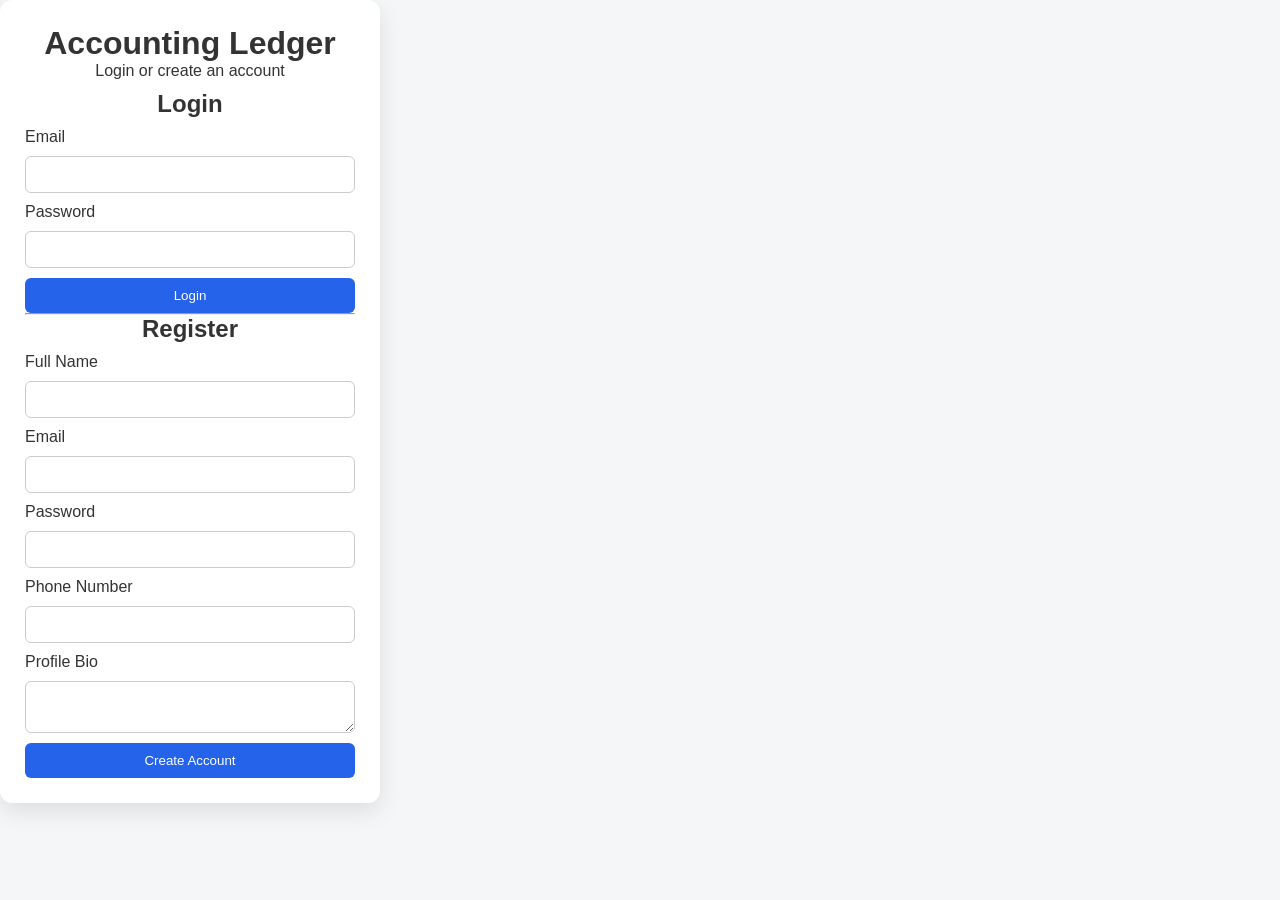
<file: src/main/resources/static/index.html>
<!DOCTYPE html>
<html lang="en">

<head>

    <meta charset="UTF-8">
    <meta name="viewport" content="width=device-width, initial-scale=1.0">

    <title>Accounting Ledger</title>

    <link rel="stylesheet" href="css/style.css">

    <!-- Font Awesome Icons -->
    <link rel="stylesheet"
          href="https://cdnjs.cloudflare.com/ajax/libs/font-awesome/6.6.0/css/all.min.css">

</head>

<body>
<!-- ================= Login / Register ================= -->

<div id="authContainer" class="auth-container">

    <div class="auth-card">

        <h1>Accounting Ledger</h1>

        <p>Login or create an account</p>

        <div id="authMessage"></div>

        <!-- Login Form -->
        <form id="loginForm">

            <h2>Login</h2>

            <label>Email</label>
            <input id="loginEmail" type="email" required>

            <label>Password</label>
            <input id="loginPassword" type="password" required>

            <button type="submit">Login</button>

        </form>

        <hr>

        <!-- Register Form -->
        <form id="registerForm">

            <h2>Register</h2>

            <label>Full Name</label>
            <input id="registerFullName" type="text" required>

            <label>Email</label>
            <input id="registerEmail" type="email" required>

            <label>Password</label>
            <input id="registerPassword" type="password" required>

            <label>Phone Number</label>
            <input id="registerPhoneNumber" type="text">

            <label>Profile Bio</label>
            <textarea id="registerProfileBio"></textarea>

            <button type="submit">Create Account</button>

        </form>

    </div>

</div>

<div class="container" id="appContainer" style="display:none;">

    <!-- ================= Sidebar ================= -->

    <aside class="sidebar">

        <div class="logo">

            <i class="fa-solid fa-wallet"></i>

            <h2>Ledger</h2>

        </div>

        <ul>

            <li class="active">
                <a href="index.html">
                    <i class="fa-solid fa-house"></i>
                    Dashboard
                </a>
            </li>

            <li>
                <a href="transactions.html">
                    <i class="fa-solid fa-list"></i>
                    Transactions
                </a>
            </li>

            <li>
                <a href="reports.html">
                    <i class="fa-solid fa-chart-column"></i>
                    Reports
                </a>
            </li>

            <li>
                <a href="vendors.html">
                    <i class="fa-solid fa-user-group"></i>
                    Vendors
                </a>
            </li>

            <li>
                <a href="settings.html">
                    <i class="fa-solid fa-gear"></i>
                    Settings
                </a>
            </li>
        </ul>

    </aside>

    <!-- ================= Main Content ================= -->

    <main>

        <!-- Header -->

        <header>

            <div>

                <h1>Accounting Ledger</h1>

                <p>Version 2.0</p>

            </div>

            <button id="refreshBtn">

                <i class="fa-solid fa-rotate"></i>

                Refresh

            </button>
            <div class="user-header">

                <p id="profileName">Not logged in</p>

                <button id="profileBtn">
                    <i class="fa-solid fa-user"></i>
                    Profile
                </button>

                <button id="logoutBtn">
                    <i class="fa-solid fa-right-from-bracket"></i>
                    Logout
                </button>

            </div>

        </header>

        <!-- Dashboard Cards -->

        <section class="cards">

            <div class="card deposits">

                <i class="fa-solid fa-circle-arrow-down"></i>

                <h3>Total Deposits</h3>

                <h2 id="deposits">$0.00</h2>

            </div>

            <div class="card payments">

                <i class="fa-solid fa-circle-arrow-up"></i>

                <h3>Total Payments</h3>

                <h2 id="payments">$0.00</h2>

            </div>

            <div class="card balance">

                <i class="fa-solid fa-dollar-sign"></i>

                <h3>Current Balance</h3>

                <h2 id="balance">$0.00</h2>

            </div>

            <div class="card total">

                <i class="fa-solid fa-receipt"></i>

                <h3>Transactions</h3>

                <h2 id="transactionCount">0</h2>

            </div>

        </section>

        <!-- Toolbar -->

        <section class="toolbar">

            <input
                    type="text"
                    id="searchBox"
                    placeholder="Search by vendor or description...">

            <button id="depositBtn">

                <i class="fa-solid fa-plus"></i>

                Add Deposit

            </button>

            <button id="paymentBtn">

                <i class="fa-solid fa-minus"></i>

                Add Payment

            </button>

        </section>

        <!-- Transactions Table -->

        <section class="table-section">

            <table>

                <thead>

                <tr>

                    <th>ID</th>

                    <th>Date</th>

                    <th>Time</th>

                    <th>Description</th>

                    <th>Vendor</th>

                    <th>Amount</th>

                    <th>Type</th>

                    <th>Actions</th>

                </tr>

                </thead>

                <tbody id="transactionTable">

                </tbody>

            </table>

        </section>

    </main>

</div>

<!-- ================= Modal ================= -->

<div class="modal" id="transactionModal">

    <div class="modal-content">

        <span class="close">&times;</span>

        <h2 id="modalTitle">New Transaction</h2>

        <form id="transactionForm">

            <label>Description</label>

            <input
                    id="description"
                    type="text"
                    required>

            <label>Vendor</label>

            <input
                    id="vendor"
                    type="text"
                    required>

            <label>Amount</label>

            <label>Payment Method</label>

            <select id="paymentMethod">

                <option value="Cash">Cash</option>

                <option value="Debit Card">Debit Card</option>

                <option value="Credit Card">Credit Card</option>

                <option value="Check">Check</option>

                <option value="Bank Transfer">Bank Transfer</option>

                <option value="Mobile Payment">Mobile Payment</option>

            </select>

            <input
                    id="amount"
                    type="number"
                    step="0.01"
                    required>

            <label>Type</label>

            <select id="transactionType">

                <option value="DEPOSIT">Deposit</option>

                <option value="PAYMENT">Payment</option>

            </select>

            <button
                    id="saveBtn"
                    type="submit">

                Save Transaction

            </button>

        </form>

    </div>

</div>

<!-- ================= Profile Modal ================= -->
<div class="modal" id="profileModal">

    <div class="modal-content">

        <span class="close-profile">&times;</span>

        <h2>My Profile</h2>

        <form id="profileForm">

            <label>Full Name</label>
            <input id="profileFullName" type="text" required>

            <label>Email</label>
            <input id="profileEmail" type="email" disabled>

            <label>Phone Number</label>
            <input id="profilePhoneNumber" type="text">

            <label>Profile Bio</label>
            <textarea id="profileBio"></textarea>

            <button type="submit">
                Save Profile
            </button>

        </form>

    </div>

</div>

<!-- Load the script last so every element above already exists -->
<script src="js/app.js"></script>

</body>

</html>
</file>
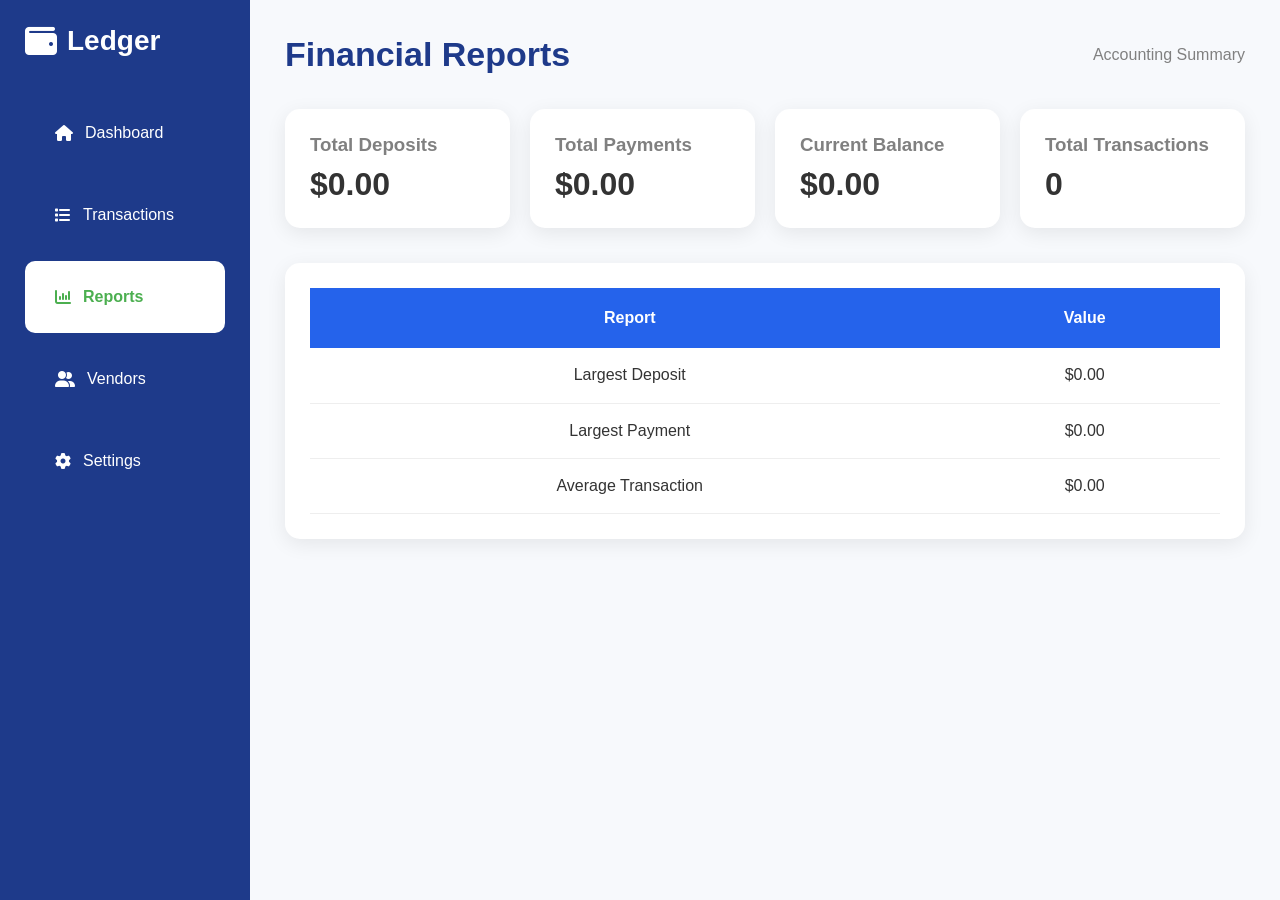
<file: src/main/resources/Static/reports.html>
<!DOCTYPE html>
<html lang="en">

<head>

    <meta charset="UTF-8">

    <meta name="viewport"
          content="width=device-width, initial-scale=1.0">

    <title>Reports</title>

    <link rel="stylesheet" href="css/style.css">

    <link rel="stylesheet"
          href="https://cdnjs.cloudflare.com/ajax/libs/font-awesome/6.6.0/css/all.min.css">

</head>

<body>

<div class="container">

    <!-- Sidebar -->

    <aside class="sidebar">

        <div class="logo">

            <i class="fa-solid fa-wallet"></i>

            <h2>Ledger</h2>

        </div>

        <ul>

            <li>

                <a href="index.html">

                    <i class="fa-solid fa-house"></i>

                    Dashboard

                </a>

            </li>

            <li>

                <a href="index.html">

                    <i class="fa-solid fa-list"></i>

                    Transactions

                </a>

            </li>

            <li class="active">

                <a href="reports.html">

                    <i class="fa-solid fa-chart-column"></i>

                    Reports

                </a>

            </li>

            <li>

                <a href="vendors.html">

                    <i class="fa-solid fa-user-group"></i>

                    Vendors

                </a>

            </li>

            <li>

                <a href="settings.html">

                    <i class="fa-solid fa-gear"></i>

                    Settings

                </a>

            </li>

        </ul>

    </aside>

    <!-- Main -->

    <main>

        <header>

            <h1>Financial Reports</h1>

            <p>Accounting Summary</p>

        </header>

        <section class="cards">

            <div class="card">

                <h3>Total Deposits</h3>

                <h2 id="reportDeposits">$0.00</h2>

            </div>

            <div class="card">

                <h3>Total Payments</h3>

                <h2 id="reportPayments">$0.00</h2>

            </div>

            <div class="card">

                <h3>Current Balance</h3>

                <h2 id="reportBalance">$0.00</h2>

            </div>

            <div class="card">

                <h3>Total Transactions</h3>

                <h2 id="reportCount">0</h2>

            </div>

        </section>

        <section class="table-section">

            <table>

                <thead>

                <tr>

                    <th>Report</th>

                    <th>Value</th>

                </tr>

                </thead>

                <tbody>

                <tr>

                    <td>Largest Deposit</td>

                    <td id="largestDeposit">$0.00</td>

                </tr>

                <tr>

                    <td>Largest Payment</td>

                    <td id="largestPayment">$0.00</td>

                </tr>

                <tr>

                    <td>Average Transaction</td>

                    <td id="averageTransaction">$0.00</td>

                </tr>

                </tbody>

            </table>

        </section>

    </main>

</div>

<script src="js/reports.js"></script>

</body>

</html>
</file>
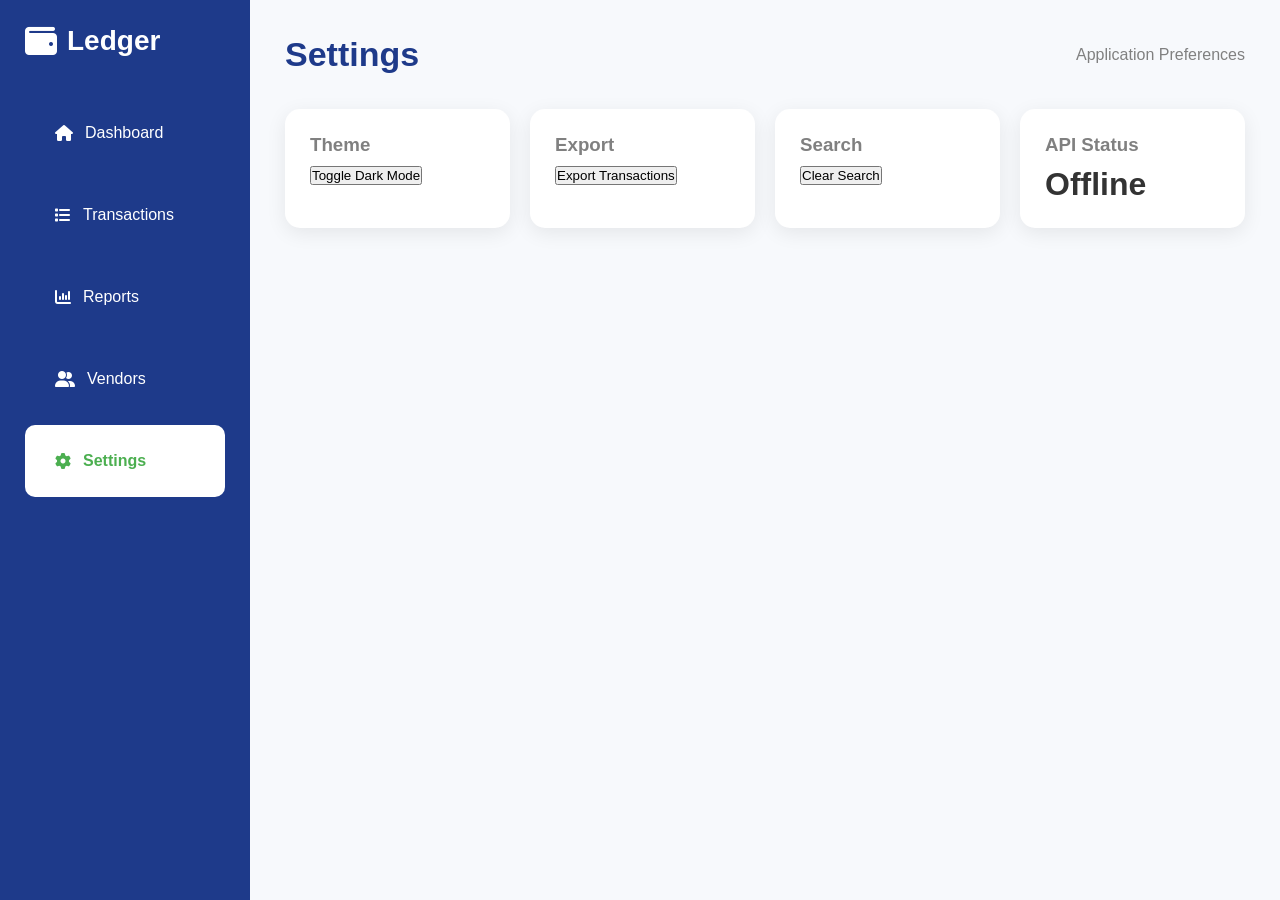
<file: src/main/resources/Static/settings.html>
<!DOCTYPE html>
<html lang="en">

<head>

    <meta charset="UTF-8">

    <meta name="viewport"
          content="width=device-width, initial-scale=1.0">

    <title>Settings</title>

    <link rel="stylesheet" href="css/style.css">

    <link rel="stylesheet"
          href="https://cdnjs.cloudflare.com/ajax/libs/font-awesome/6.6.0/css/all.min.css">

</head>

<body>

<div class="container">

    <!-- Sidebar -->

    <aside class="sidebar">

        <div class="logo">

            <i class="fa-solid fa-wallet"></i>

            <h2>Ledger</h2>

        </div>

        <ul>

            <li>
                <a href="index.html">
                    <i class="fa-solid fa-house"></i>
                    Dashboard
                </a>
            </li>

            <li>
                <a href="index.html">
                    <i class="fa-solid fa-list"></i>
                    Transactions
                </a>
            </li>

            <li>
                <a href="reports.html">
                    <i class="fa-solid fa-chart-column"></i>
                    Reports
                </a>
            </li>

            <li>
                <a href="vendors.html">
                    <i class="fa-solid fa-user-group"></i>
                    Vendors
                </a>
            </li>

            <li class="active">
                <a href="settings.html">
                    <i class="fa-solid fa-gear"></i>
                    Settings
                </a>
            </li>

        </ul>

    </aside>

    <main>

        <header>

            <h1>Settings</h1>

            <p>Application Preferences</p>

        </header>

        <section class="cards">

            <div class="card">

                <h3>Theme</h3>

                <button id="darkModeBtn">
                    Toggle Dark Mode
                </button>

            </div>

            <div class="card">

                <h3>Export</h3>

                <button id="exportBtn">
                    Export Transactions
                </button>

            </div>

            <div class="card">

                <h3>Search</h3>

                <button id="clearSearchBtn">
                    Clear Search
                </button>

            </div>

            <div class="card">

                <h3>API Status</h3>

                <h2 id="apiStatus">
                    Checking...
                </h2>

            </div>

        </section>

    </main>

</div>

<script src="js/settings.js"></script>

</body>

</html>
</file>
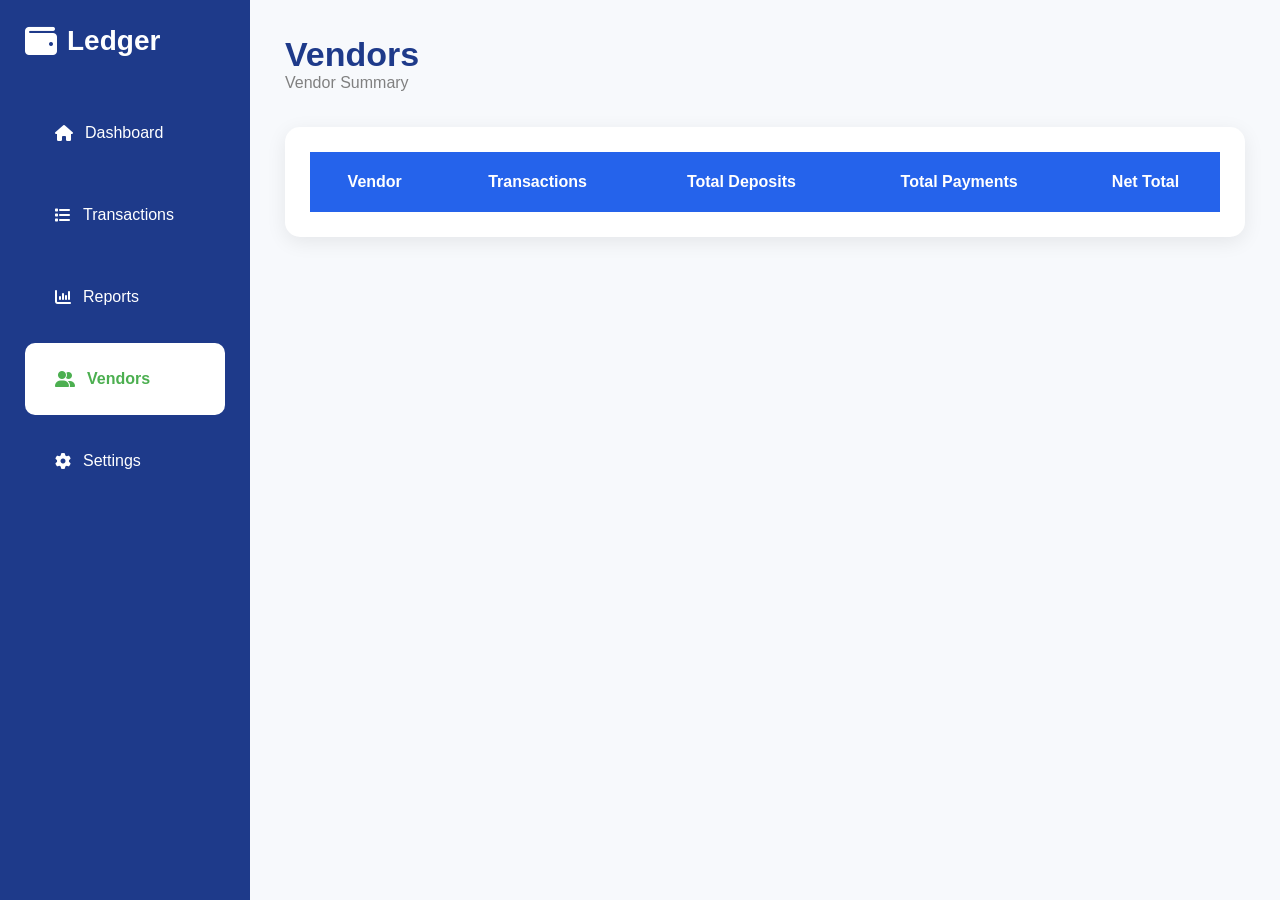
<file: src/main/resources/Static/vendors.html>
<!DOCTYPE html>
<html lang="en">

<head>

    <meta charset="UTF-8">

    <meta name="viewport" content="width=device-width, initial-scale=1.0">

    <title>Vendors</title>

    <link rel="stylesheet" href="css/style.css">

    <link rel="stylesheet"
          href="https://cdnjs.cloudflare.com/ajax/libs/font-awesome/6.6.0/css/all.min.css">

</head>

<body>

<div class="container">

    <!-- Sidebar -->

    <aside class="sidebar">

        <div class="logo">

            <i class="fa-solid fa-wallet"></i>

            <h2>Ledger</h2>

        </div>

        <ul>

            <li>
                <a href="index.html">
                    <i class="fa-solid fa-house"></i>
                    Dashboard
                </a>
            </li>

            <li>
                <a href="index.html">
                    <i class="fa-solid fa-list"></i>
                    Transactions
                </a>
            </li>

            <li>
                <a href="reports.html">
                    <i class="fa-solid fa-chart-column"></i>
                    Reports
                </a>
            </li>

            <li class="active">
                <a href="vendors.html">
                    <i class="fa-solid fa-user-group"></i>
                    Vendors
                </a>
            </li>

            <li>
                <a href="settings.html">
                    <i class="fa-solid fa-gear"></i>
                    Settings
                </a>
            </li>

        </ul>

    </aside>

    <!-- Main -->

    <main>

        <header>

            <div>

                <h1>Vendors</h1>

                <p>Vendor Summary</p>

            </div>

        </header>

        <section class="table-section">

            <table>

                <thead>

                <tr>

                    <th>Vendor</th>

                    <th>Transactions</th>

                    <th>Total Deposits</th>

                    <th>Total Payments</th>

                    <th>Net Total</th>

                </tr>

                </thead>

                <tbody id="vendorTable">

                </tbody>

            </table>

        </section>

    </main>

</div>

<script src="js/vendors.js"></script>

</body>

</html>
</file>
<file: src/main/resources/static/css/style.css>
/* ===========================
   RESET
=========================== */

* {
    margin: 0;
    padding: 0;
    box-sizing: border-box;
}

body {
    font-family: "Segoe UI", Arial, sans-serif;
    background: #f4f7fb;
    color: #333;
}

/* ===========================
   LAYOUT
=========================== */

.container {
    display: flex;
    min-height: 100vh;
}

/* ===========================
   SIDEBAR
=========================== */

.sidebar {
    width: 250px;
    background: #1e3a8a;
    color: white;
    display: flex;
    flex-direction: column;
    padding: 25px;
}

.logo {
    display: flex;
    align-items: center;
    gap: 10px;
    margin-bottom: 40px;
}

.logo i {
    font-size: 32px;
}

.logo h2 {
    font-size: 28px;
}

.sidebar ul {
    list-style: none;
}

.sidebar li {
    padding: 15px;
    border-radius: 10px;
    margin-bottom: 10px;
    cursor: pointer;
    transition: .3s;
}

.sidebar li:hover {
    background: rgba(255,255,255,.15);
}

.sidebar li.active {
    background: white;
    color: #1e3a8a;
    font-weight: bold;
}

.sidebar ul li a {

    display: flex;

    align-items: center;

    gap: 12px;

    color: white;

    text-decoration: none;

    width: 100%;

    padding: 12px 15px;

}

.sidebar ul li.active a {

    color: #4CAF50;

}

/* ===========================
   MAIN
=========================== */

main {
    flex: 1;
    padding: 35px;
}

/* ===========================
   HEADER
=========================== */

header {
    display: flex;
    justify-content: space-between;
    align-items: center;
    margin-bottom: 35px;
}

header h1 {
    color: #1e3a8a;
    font-size: 34px;
}

header p {
    color: gray;
}

#refreshBtn {
    background: #2563eb;
    color: white;
    border: none;
    padding: 12px 22px;
    border-radius: 10px;
    cursor: pointer;
    transition: .3s;
}

#refreshBtn:hover {
    background: #1d4ed8;
}

/* ===========================
   DASHBOARD CARDS
=========================== */

.cards {
    display: grid;
    grid-template-columns: repeat(4,1fr);
    gap: 20px;
    margin-bottom: 35px;
}

.card {
    background: white;
    border-radius: 15px;
    padding: 25px;
    box-shadow: 0 5px 20px rgba(0,0,0,.08);
    transition: .25s;
}

.card:hover {
    transform: translateY(-4px);
}

.card i {
    font-size: 32px;
    margin-bottom: 15px;
}

.card h3 {
    color: gray;
    margin-bottom: 10px;
}

.card h2 {
    font-size: 32px;
}

.deposits i {
    color: #16a34a;
}

.payments i {
    color: #dc2626;
}

.balance i {
    color: #2563eb;
}

.total i {
    color: #f59e0b;
}

/* ===========================
   TOOLBAR
=========================== */

.toolbar{
    display:flex;
    align-items:center;
    gap:15px;
    margin-bottom:30px;
}

.toolbar input{

    flex:1;

    padding:14px;

    border:none;

    outline:none;

    border-radius:10px;

    font-size:16px;

    background:white;

    box-shadow:0 3px 10px rgba(0,0,0,.08);

}

.toolbar button{

    padding:14px 22px;

    border:none;

    border-radius:10px;

    cursor:pointer;

    font-size:15px;

    font-weight:bold;

    transition:.3s;

}

#depositBtn{

    background:#16a34a;

    color:white;

}

#depositBtn:hover{

    background:#15803d;

}

#paymentBtn{

    background:#dc2626;

    color:white;

}

#paymentBtn:hover{

    background:#b91c1c;

}

/* ===========================
   TABLE
=========================== */

.table-section{

    background:white;

    border-radius:15px;

    padding:25px;

    box-shadow:0 5px 20px rgba(0,0,0,.08);

}

table{

    width:100%;

    border-collapse:collapse;

}

thead{

    background:#2563eb;

    color:white;

}

th{

    padding:16px;

    text-align:center;

}

td{

    padding:14px;

    text-align:center;

    border-bottom:1px solid #eee;

}

tbody tr{

    transition:.3s;

}

tbody tr:hover{

    background:#f3f6ff;

}

/* ===========================
   ACTION BUTTONS
=========================== */

.editBtn{

    background:#2563eb;

    color:white;

    border:none;

    padding:8px 14px;

    border-radius:8px;

    cursor:pointer;

    margin-right:8px;

}

.editBtn:hover{

    background:#1d4ed8;

}

.deleteBtn{

    background:#dc2626;

    color:white;

    border:none;

    padding:8px 14px;

    border-radius:8px;

    cursor:pointer;

}

.deleteBtn:hover{

    background:#b91c1c;

}

/* ===========================
   MODAL
=========================== */

.modal{

    display:none;

    position:fixed;

    z-index:1000;

    left:0;

    top:0;

    width:100%;

    height:100%;

    background:rgba(0,0,0,.55);

}

.modal-content{

    width:500px;

    background:white;

    margin:60px auto;

    border-radius:15px;

    padding:30px;

    position:relative;

    animation:popup .3s ease;

}

@keyframes popup{

    from{

        opacity:0;

        transform:scale(.8);

    }

    to{

        opacity:1;

        transform:scale(1);

    }

}

.close{

    position:absolute;

    right:20px;

    top:15px;

    font-size:30px;

    cursor:pointer;

    color:gray;

}

.close:hover{

    color:red;

}

.modal h2{

    color:#1e3a8a;

    margin-bottom:25px;

}

.modal label{

    display:block;

    margin-top:15px;

    font-weight:bold;

}

.modal input,

.modal select{

    width:100%;

    margin-top:8px;

    margin-bottom:15px;

    padding:12px;

    border-radius:8px;

    border:1px solid #ccc;

    font-size:15px;

}

#saveBtn{

    width:100%;

    margin-top:15px;

    padding:14px;

    background:#2563eb;

    color:white;

    border:none;

    border-radius:10px;

    font-size:16px;

    cursor:pointer;

}

#saveBtn:hover{

    background:#1d4ed8;

}

/* ===========================================
   RESPONSIVE DESIGN
=========================================== */

@media (max-width:1200px){

    .cards{

        grid-template-columns:repeat(2,1fr);

    }

}

@media (max-width:900px){

    .container{

        flex-direction:column;

    }

    .sidebar{

        width:100%;

        height:auto;

    }

    .toolbar{

        flex-direction:column;

        align-items:stretch;

    }

}

@media (max-width:700px){

    .cards{

        grid-template-columns:1fr;

    }

    .modal-content{

        width:90%;

    }

    table{

        font-size:14px;

    }

}

/* ===========================================
   SCROLLBAR
=========================================== */

::-webkit-scrollbar{

    width:10px;

}

::-webkit-scrollbar-thumb{

    background:#2563eb;

    border-radius:20px;

}

::-webkit-scrollbar-track{

    background:#ececec;

}

/* ===========================================
   TABLE ROW ANIMATION
=========================================== */

tbody tr{

    animation:fadeIn .4s ease;

}

@keyframes fadeIn{

    from{

        opacity:0;

        transform:translateY(10px);

    }

    to{

        opacity:1;

        transform:translateY(0);

    }

}

/* ===========================================
   CARD COLORS
=========================================== */

.deposits{

    border-left:7px solid #22c55e;

}

.payments{

    border-left:7px solid #ef4444;

}

.balance{

    border-left:7px solid #3b82f6;

}

.total{

    border-left:7px solid #f59e0b;

}

/* ===========================================
   BUTTON EFFECTS
=========================================== */

button{

    transition:.25s;

}

button:hover{

    transform:translateY(-2px);

    box-shadow:0 5px 15px rgba(0,0,0,.18);

}

button:active{

    transform:scale(.96);

}

/* ===========================================
   INPUT EFFECTS
=========================================== */

input:focus,

select:focus{

    border:1px solid #2563eb;

    outline:none;

    box-shadow:0 0 8px rgba(37,99,235,.25);

}

/* ===========================================
   CARD ANIMATION
=========================================== */

.card{

    animation:cardFade .5s ease;

}

@keyframes cardFade{

    from{

        opacity:0;

        transform:translateY(20px);

    }

    to{

        opacity:1;

        transform:translateY(0);

    }

}

/* ===========================================
   MODAL BUTTONS
=========================================== */

#saveBtn{

    font-weight:bold;

    letter-spacing:.5px;

}

/* ===========================================
   SEARCH BAR ICON SPACE
=========================================== */

#searchBox{

    padding-left:18px;

}

/* ===========================================
   TABLE HEADER
=========================================== */

thead tr{

    height:60px;

}

tbody tr{

    height:55px;

}

/* ===========================================
   PAGE BACKGROUND
=========================================== */

main{

    background:#f7f9fc;

}
.auth-container {
    min-height: 100vh;
    display: flex;
    justify-content: center;
    align-items: center;
    background: #f4f6f8;
}

.auth-card {
    width: 380px;
    background: white;
    padding: 25px;
    border-radius: 12px;
    box-shadow: 0 8px 25px rgba(0, 0, 0, 0.1);
}

.auth-card h1,
.auth-card h2,
.auth-card p {
    text-align: center;
}

.auth-card form {
    display: flex;
    flex-direction: column;
    gap: 10px;
}

.auth-card input,
.auth-card textarea {
    padding: 10px;
    border: 1px solid #ccc;
    border-radius: 6px;
}

.auth-card button {
    padding: 10px;
    border: none;
    border-radius: 6px;
    background: #2563eb;
    color: white;
    cursor: pointer;
}

.auth-card button:hover {
    background: #1d4ed8;
}

#authMessage {
    color: red;
    text-align: center;
    margin-bottom: 10px;
}

.user-header {
    display: flex;
    align-items: center;
    gap: 10px;
}

.user-header p {
    font-weight: bold;
}
/* ===========================================
   FINISHED
=========================================== */

.dark-mode{

    background:#181818;

    color:white;

}

.dark-mode .card{

    background:#2b2b2b;

    color:white;

}

.dark-mode table{

    background:#2b2b2b;

    color:white;

}
</file>
<file: src/main/resources/Static/css/style.css>
/* ===========================
   RESET
=========================== */

* {
    margin: 0;
    padding: 0;
    box-sizing: border-box;
}

body {
    font-family: "Segoe UI", Arial, sans-serif;
    background: #f4f7fb;
    color: #333;
}

/* ===========================
   LAYOUT
=========================== */

.container {
    display: flex;
    min-height: 100vh;
}

/* ===========================
   SIDEBAR
=========================== */

.sidebar {
    width: 250px;
    background: #1e3a8a;
    color: white;
    display: flex;
    flex-direction: column;
    padding: 25px;
}

.logo {
    display: flex;
    align-items: center;
    gap: 10px;
    margin-bottom: 40px;
}

.logo i {
    font-size: 32px;
}

.logo h2 {
    font-size: 28px;
}

.sidebar ul {
    list-style: none;
}

.sidebar li {
    padding: 15px;
    border-radius: 10px;
    margin-bottom: 10px;
    cursor: pointer;
    transition: .3s;
}

.sidebar li:hover {
    background: rgba(255,255,255,.15);
}

.sidebar li.active {
    background: white;
    color: #1e3a8a;
    font-weight: bold;
}

.sidebar ul li a {

    display: flex;

    align-items: center;

    gap: 12px;

    color: white;

    text-decoration: none;

    width: 100%;

    padding: 12px 15px;

}

.sidebar ul li.active a {

    color: #4CAF50;

}

/* ===========================
   MAIN
=========================== */

main {
    flex: 1;
    padding: 35px;
}

/* ===========================
   HEADER
=========================== */

header {
    display: flex;
    justify-content: space-between;
    align-items: center;
    margin-bottom: 35px;
}

header h1 {
    color: #1e3a8a;
    font-size: 34px;
}

header p {
    color: gray;
}

#refreshBtn {
    background: #2563eb;
    color: white;
    border: none;
    padding: 12px 22px;
    border-radius: 10px;
    cursor: pointer;
    transition: .3s;
}

#refreshBtn:hover {
    background: #1d4ed8;
}

/* ===========================
   DASHBOARD CARDS
=========================== */

.cards {
    display: grid;
    grid-template-columns: repeat(4,1fr);
    gap: 20px;
    margin-bottom: 35px;
}

.card {
    background: white;
    border-radius: 15px;
    padding: 25px;
    box-shadow: 0 5px 20px rgba(0,0,0,.08);
    transition: .25s;
}

.card:hover {
    transform: translateY(-4px);
}

.card i {
    font-size: 32px;
    margin-bottom: 15px;
}

.card h3 {
    color: gray;
    margin-bottom: 10px;
}

.card h2 {
    font-size: 32px;
}

.deposits i {
    color: #16a34a;
}

.payments i {
    color: #dc2626;
}

.balance i {
    color: #2563eb;
}

.total i {
    color: #f59e0b;
}

/* ===========================
   TOOLBAR
=========================== */

.toolbar{
    display:flex;
    align-items:center;
    gap:15px;
    margin-bottom:30px;
}

.toolbar input{

    flex:1;

    padding:14px;

    border:none;

    outline:none;

    border-radius:10px;

    font-size:16px;

    background:white;

    box-shadow:0 3px 10px rgba(0,0,0,.08);

}

.toolbar button{

    padding:14px 22px;

    border:none;

    border-radius:10px;

    cursor:pointer;

    font-size:15px;

    font-weight:bold;

    transition:.3s;

}

#depositBtn{

    background:#16a34a;

    color:white;

}

#depositBtn:hover{

    background:#15803d;

}

#paymentBtn{

    background:#dc2626;

    color:white;

}

#paymentBtn:hover{

    background:#b91c1c;

}

/* ===========================
   TABLE
=========================== */

.table-section{

    background:white;

    border-radius:15px;

    padding:25px;

    box-shadow:0 5px 20px rgba(0,0,0,.08);

}

table{

    width:100%;

    border-collapse:collapse;

}

thead{

    background:#2563eb;

    color:white;

}

th{

    padding:16px;

    text-align:center;

}

td{

    padding:14px;

    text-align:center;

    border-bottom:1px solid #eee;

}

tbody tr{

    transition:.3s;

}

tbody tr:hover{

    background:#f3f6ff;

}

/* ===========================
   ACTION BUTTONS
=========================== */

.editBtn{

    background:#2563eb;

    color:white;

    border:none;

    padding:8px 14px;

    border-radius:8px;

    cursor:pointer;

    margin-right:8px;

}

.editBtn:hover{

    background:#1d4ed8;

}

.deleteBtn{

    background:#dc2626;

    color:white;

    border:none;

    padding:8px 14px;

    border-radius:8px;

    cursor:pointer;

}

.deleteBtn:hover{

    background:#b91c1c;

}

/* ===========================
   MODAL
=========================== */

.modal{

    display:none;

    position:fixed;

    z-index:1000;

    left:0;

    top:0;

    width:100%;

    height:100%;

    background:rgba(0,0,0,.55);

}

.modal-content{

    width:500px;

    background:white;

    margin:60px auto;

    border-radius:15px;

    padding:30px;

    position:relative;

    animation:popup .3s ease;

}

@keyframes popup{

    from{

        opacity:0;

        transform:scale(.8);

    }

    to{

        opacity:1;

        transform:scale(1);

    }

}

.close{

    position:absolute;

    right:20px;

    top:15px;

    font-size:30px;

    cursor:pointer;

    color:gray;

}

.close:hover{

    color:red;

}

.modal h2{

    color:#1e3a8a;

    margin-bottom:25px;

}

.modal label{

    display:block;

    margin-top:15px;

    font-weight:bold;

}

.modal input,

.modal select{

    width:100%;

    margin-top:8px;

    margin-bottom:15px;

    padding:12px;

    border-radius:8px;

    border:1px solid #ccc;

    font-size:15px;

}

#saveBtn{

    width:100%;

    margin-top:15px;

    padding:14px;

    background:#2563eb;

    color:white;

    border:none;

    border-radius:10px;

    font-size:16px;

    cursor:pointer;

}

#saveBtn:hover{

    background:#1d4ed8;

}

/* ===========================================
   RESPONSIVE DESIGN
=========================================== */

@media (max-width:1200px){

    .cards{

        grid-template-columns:repeat(2,1fr);

    }

}

@media (max-width:900px){

    .container{

        flex-direction:column;

    }

    .sidebar{

        width:100%;

        height:auto;

    }

    .toolbar{

        flex-direction:column;

        align-items:stretch;

    }

}

@media (max-width:700px){

    .cards{

        grid-template-columns:1fr;

    }

    .modal-content{

        width:90%;

    }

    table{

        font-size:14px;

    }

}

/* ===========================================
   SCROLLBAR
=========================================== */

::-webkit-scrollbar{

    width:10px;

}

::-webkit-scrollbar-thumb{

    background:#2563eb;

    border-radius:20px;

}

::-webkit-scrollbar-track{

    background:#ececec;

}

/* ===========================================
   TABLE ROW ANIMATION
=========================================== */

tbody tr{

    animation:fadeIn .4s ease;

}

@keyframes fadeIn{

    from{

        opacity:0;

        transform:translateY(10px);

    }

    to{

        opacity:1;

        transform:translateY(0);

    }

}

/* ===========================================
   CARD COLORS
=========================================== */

.deposits{

    border-left:7px solid #22c55e;

}

.payments{

    border-left:7px solid #ef4444;

}

.balance{

    border-left:7px solid #3b82f6;

}

.total{

    border-left:7px solid #f59e0b;

}

/* ===========================================
   BUTTON EFFECTS
=========================================== */

button{

    transition:.25s;

}

button:hover{

    transform:translateY(-2px);

    box-shadow:0 5px 15px rgba(0,0,0,.18);

}

button:active{

    transform:scale(.96);

}

/* ===========================================
   INPUT EFFECTS
=========================================== */

input:focus,

select:focus{

    border:1px solid #2563eb;

    outline:none;

    box-shadow:0 0 8px rgba(37,99,235,.25);

}

/* ===========================================
   CARD ANIMATION
=========================================== */

.card{

    animation:cardFade .5s ease;

}

@keyframes cardFade{

    from{

        opacity:0;

        transform:translateY(20px);

    }

    to{

        opacity:1;

        transform:translateY(0);

    }

}

/* ===========================================
   MODAL BUTTONS
=========================================== */

#saveBtn{

    font-weight:bold;

    letter-spacing:.5px;

}

/* ===========================================
   SEARCH BAR ICON SPACE
=========================================== */

#searchBox{

    padding-left:18px;

}

/* ===========================================
   TABLE HEADER
=========================================== */

thead tr{

    height:60px;

}

tbody tr{

    height:55px;

}

/* ===========================================
   PAGE BACKGROUND
=========================================== */

main{

    background:#f7f9fc;

}

/* ===========================================
   FINISHED
=========================================== */

.dark-mode{

    background:#181818;

    color:white;

}

.dark-mode .card{

    background:#2b2b2b;

    color:white;

}

.dark-mode table{

    background:#2b2b2b;

    color:white;

}
</file>
